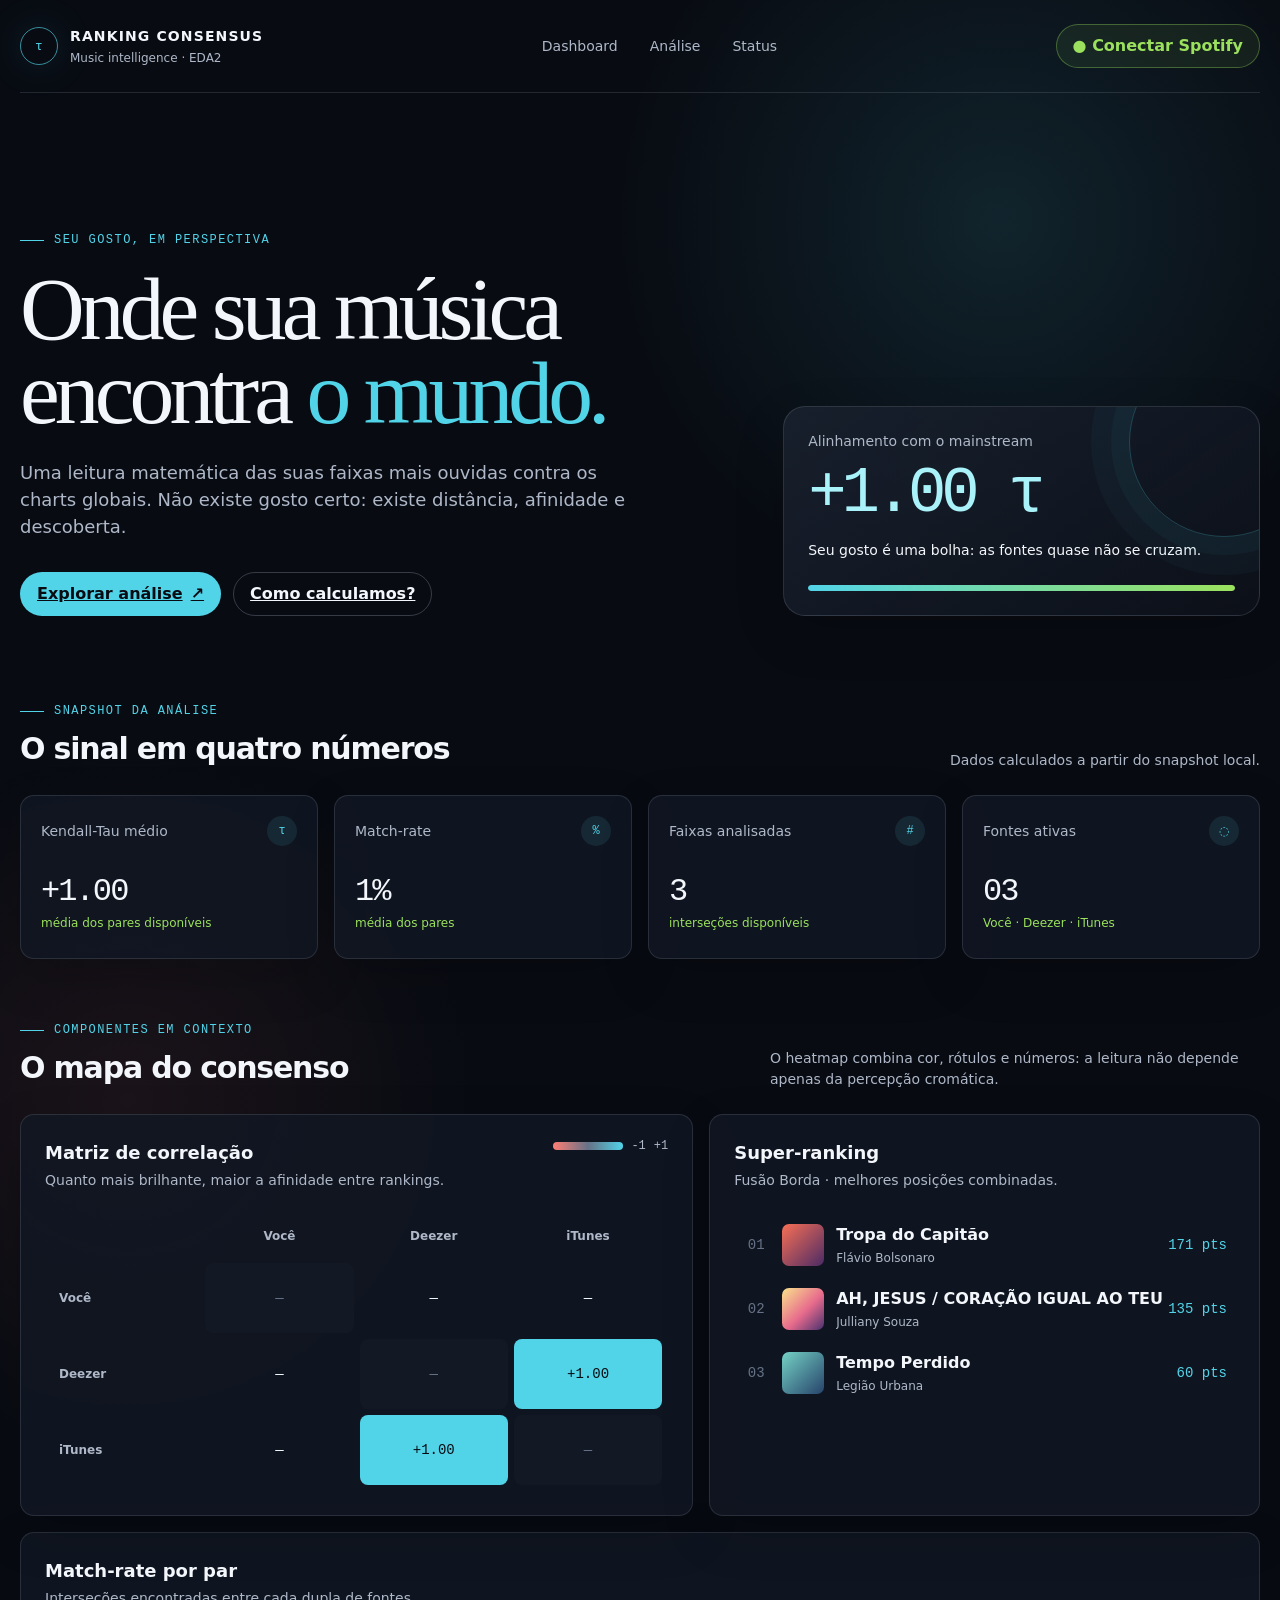
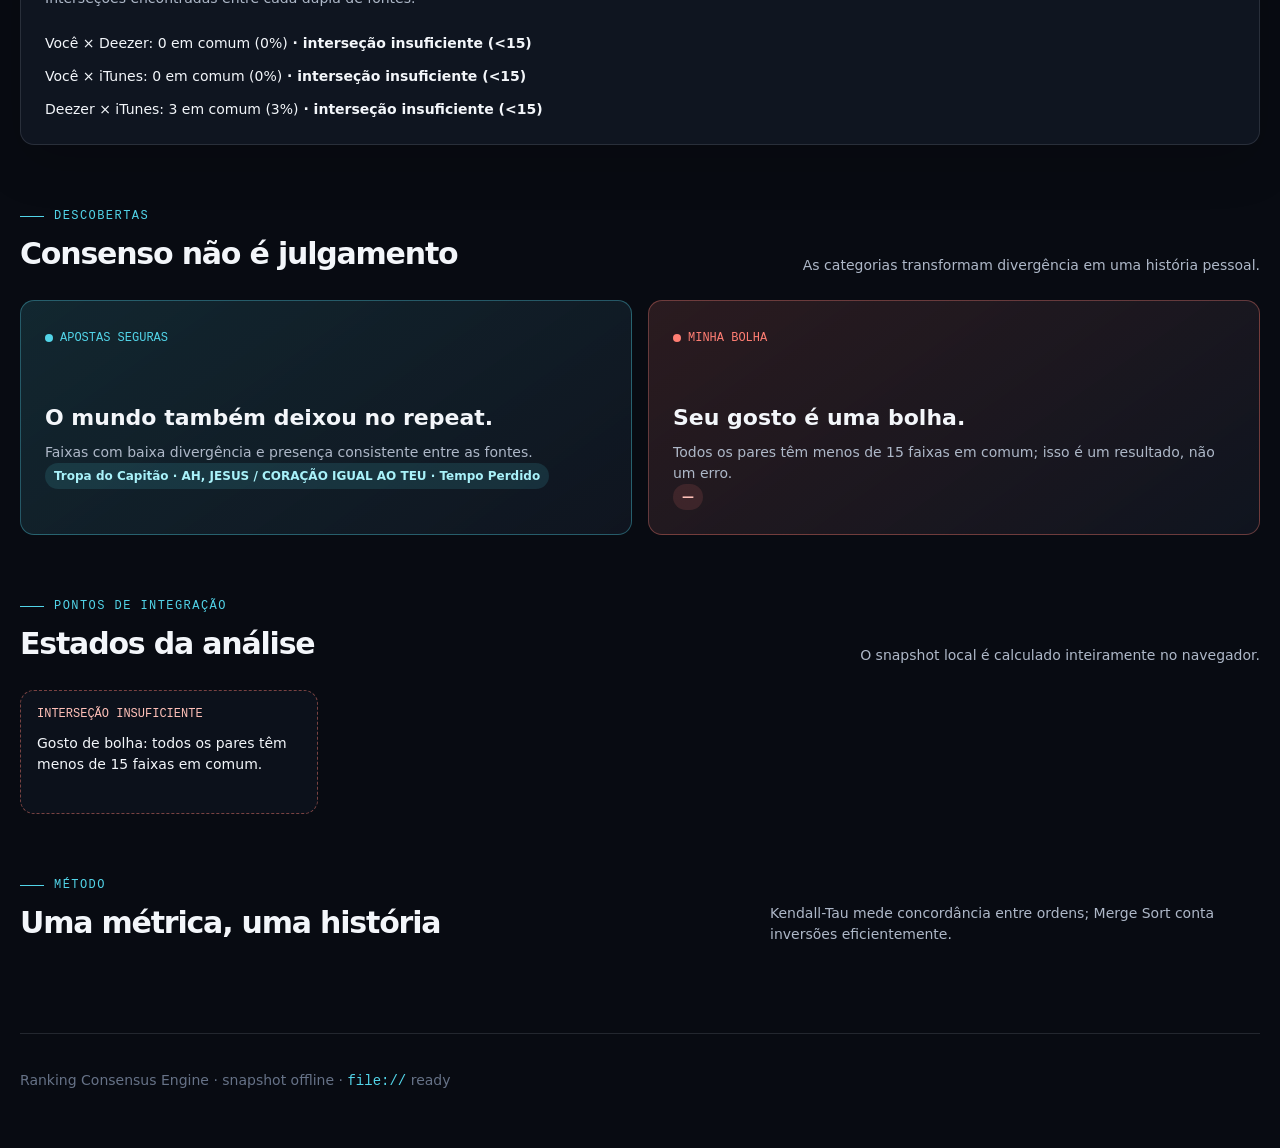
<file: ranking-consensus/index.html>
<!doctype html>
<html lang="pt-BR">
<head>
  <meta charset="UTF-8">
  <meta name="viewport" content="width=device-width, initial-scale=1">
  <meta name="description" content="Ranking Consensus Engine: compare seu gosto musical com o mundo.">
  <title>Ranking Consensus · Meu gosto vs o mundo</title>
  <link rel="stylesheet" href="css/style.css">
</head>
<body>
  <div class="shell">
    <header class="topbar" aria-label="Navegação principal">
      <a class="brand" href="#dashboard" aria-label="Ranking Consensus, início"><span class="brand-mark" aria-hidden="true">τ</span><span><strong>Ranking Consensus</strong><small>Music intelligence · EDA2</small></span></a>
      <nav class="nav" aria-label="Seções do dashboard"><a href="#dashboard">Dashboard</a><a href="#analysis">Análise</a><a href="#states">Status</a></nav>
      <button class="btn btn--spotify" type="button" aria-describedby="spotify-status">● Conectar Spotify</button>
    </header>

    <main id="dashboard">
      <p id="spotify-status" class="sr-only">Integração futura. Esta demonstração usa dados em cache local.</p>

      <section class="hero" aria-labelledby="hero-title">
        <div>
          <div class="eyebrow">Seu gosto, em perspectiva</div>
          <h1 id="hero-title">Onde sua música encontra <em>o mundo.</em></h1>
          <p class="hero-copy">Uma leitura matemática das suas faixas mais ouvidas contra os charts globais. Não existe gosto certo: existe distância, afinidade e descoberta.</p>
          <div class="hero-actions"><a class="btn btn--primary" href="#analysis">Explorar análise <span aria-hidden="true">↗</span></a><a class="btn btn--ghost" href="#method">Como calculamos?</a></div>
        </div>
        <aside class="signal" aria-label="Resumo do alinhamento pessoal">
          <div class="signal__label">Alinhamento com o mainstream</div>
          <div class="signal__value" data-hook="signal-value">— <span>τ</span></div>
          <p class="signal__note" data-hook="signal-note">Calculando o snapshot…</p>
          <div class="progress" role="progressbar" aria-label="Alinhamento com o mainstream" aria-valuemin="0" aria-valuemax="1" aria-valuenow="0"><span data-hook="signal-progress"></span></div>
        </aside>
      </section>

      <section class="section" aria-labelledby="metrics-title">
        <div class="section-heading"><div><div class="eyebrow">Snapshot da análise</div><h2 id="metrics-title">O sinal em quatro números</h2></div><p data-hook="snapshot-note">Dados calculados a partir do snapshot local.</p></div>
        <div class="grid grid--metrics">
          <article class="card metric"><div class="metric__top"><span>Kendall-Tau médio</span><span class="metric__icon">τ</span></div><div class="metric__value" data-hook="metric-tau">—</div><div class="metric__delta" data-hook="metric-tau-note">aguardando dados</div></article>
          <article class="card metric"><div class="metric__top"><span>Match-rate</span><span class="metric__icon">%</span></div><div class="metric__value" data-hook="metric-match">—</div><div class="metric__delta" data-hook="metric-match-note">por pares de fontes</div></article>
          <article class="card metric"><div class="metric__top"><span>Faixas analisadas</span><span class="metric__icon">#</span></div><div class="metric__value" data-hook="metric-tracks">—</div><div class="metric__delta">interseções disponíveis</div></article>
          <article class="card metric"><div class="metric__top"><span>Fontes ativas</span><span class="metric__icon">◌</span></div><div class="metric__value" data-hook="metric-sources">—</div><div class="metric__delta" data-hook="metric-sources-note">snapshot local</div></article>
        </div>
      </section>

      <section class="section" id="analysis" aria-labelledby="analysis-title">
        <div class="section-heading"><div><div class="eyebrow">Componentes em contexto</div><h2 id="analysis-title">O mapa do consenso</h2></div><p>O heatmap combina cor, rótulos e números: a leitura não depende apenas da percepção cromática.</p></div>
        <div class="grid grid--analysis">
           <article class="card panel"><div class="panel__header"><div><h3>Matriz de correlação</h3><p>Quanto mais brilhante, maior a afinidade entre rankings.</p></div><div class="legend"><i aria-hidden="true"></i><span>-1</span><span>+1</span></div></div><div class="heatmap-wrap"><table class="heatmap" aria-label="Matriz de correlação Kendall-Tau entre rankings"><caption class="sr-only">Matriz de correlação Kendall-Tau entre rankings</caption><thead data-hook="heatmap-head"></thead><tbody data-hook="heatmap-body"></tbody></table></div></article>
          <article class="card panel"><div class="panel__header"><div><h3>Super-ranking</h3><p>Fusão Borda · melhores posições combinadas.</p></div></div><div class="ranking" data-hook="ranking" aria-label="Super-ranking"></div></article>
        </div>
        <div class="card panel" style="margin-top:16px"><div class="panel__header"><div><h3>Match-rate por par</h3><p>Interseções encontradas entre cada dupla de fontes.</p></div></div><div data-hook="match-rates"></div></div>
      </section>

      <section class="section" aria-labelledby="highlights-title">
        <div class="section-heading"><div><div class="eyebrow">Descobertas</div><h2 id="highlights-title">Consenso não é julgamento</h2></div><p>As categorias transformam divergência em uma história pessoal.</p></div>
        <div class="split"><article class="highlight highlight--safe"><div class="pill-label">Apostas seguras</div><h3 data-hook="safe-title">Calculando…</h3><p data-hook="safe-copy">Faixas com baixa divergência e presença consistente entre as fontes.</p><div><span class="badge badge--safe" data-hook="safe-list">—</span></div></article><article class="highlight highlight--bubble"><div class="pill-label">Minha bolha</div><h3 data-hook="bubble-title">Calculando…</h3><p data-hook="bubble-copy">Faixas que vivem mais alto no seu ranking do que nos charts globais.</p><div><span class="badge badge--bubble" data-hook="bubble-list">—</span></div></article></div>
      </section>

      <section class="section" id="states" aria-labelledby="states-title">
        <div class="section-heading"><div><div class="eyebrow">Pontos de integração</div><h2 id="states-title">Estados da análise</h2></div><p>O snapshot local é calculado inteiramente no navegador.</p></div>
        <div class="states"><article class="state" data-state="loading"><div class="state__label">Loading</div><div class="skeleton"></div><p class="state__message">Calculando o snapshot…</p></article><article class="state state--error" data-state="error"><div class="state__label">Erro</div><p class="state__message">Não foi possível ler a fonte.</p></article><article class="state state--empty" data-state="empty"><div class="state__label">Vazio</div><p class="state__message">Ainda não há faixas para comparar.</p></article><article class="state state--insufficient" data-state="insufficient"><div class="state__label">Interseção insuficiente</div><p class="state__message" data-hook="insufficient-message">Menos de 15 faixas em comum; sinal sinalizado.</p></article></div>
      </section>

      <section class="section" id="method" aria-labelledby="method-title">
        <div class="section-heading"><div><div class="eyebrow">Método</div><h2 id="method-title">Uma métrica, uma história</h2></div><p>Kendall-Tau mede concordância entre ordens; Merge Sort conta inversões eficientemente.</p></div>
      </section>
    </main>
    <footer class="footer">Ranking Consensus Engine · snapshot offline · <code>file://</code> ready</footer>
  </div>

  <script src="data/snapshot.js"></script>
  <script src="js/mergesort.js"></script>
  <script src="js/kendall.js"></script>
  <script src="js/utils.js"></script>
  <script src="js/consensus.js"></script>
  <script src="js/sources.js"></script>
  <script src="js/app.js"></script>
</body>
</html>
</file>
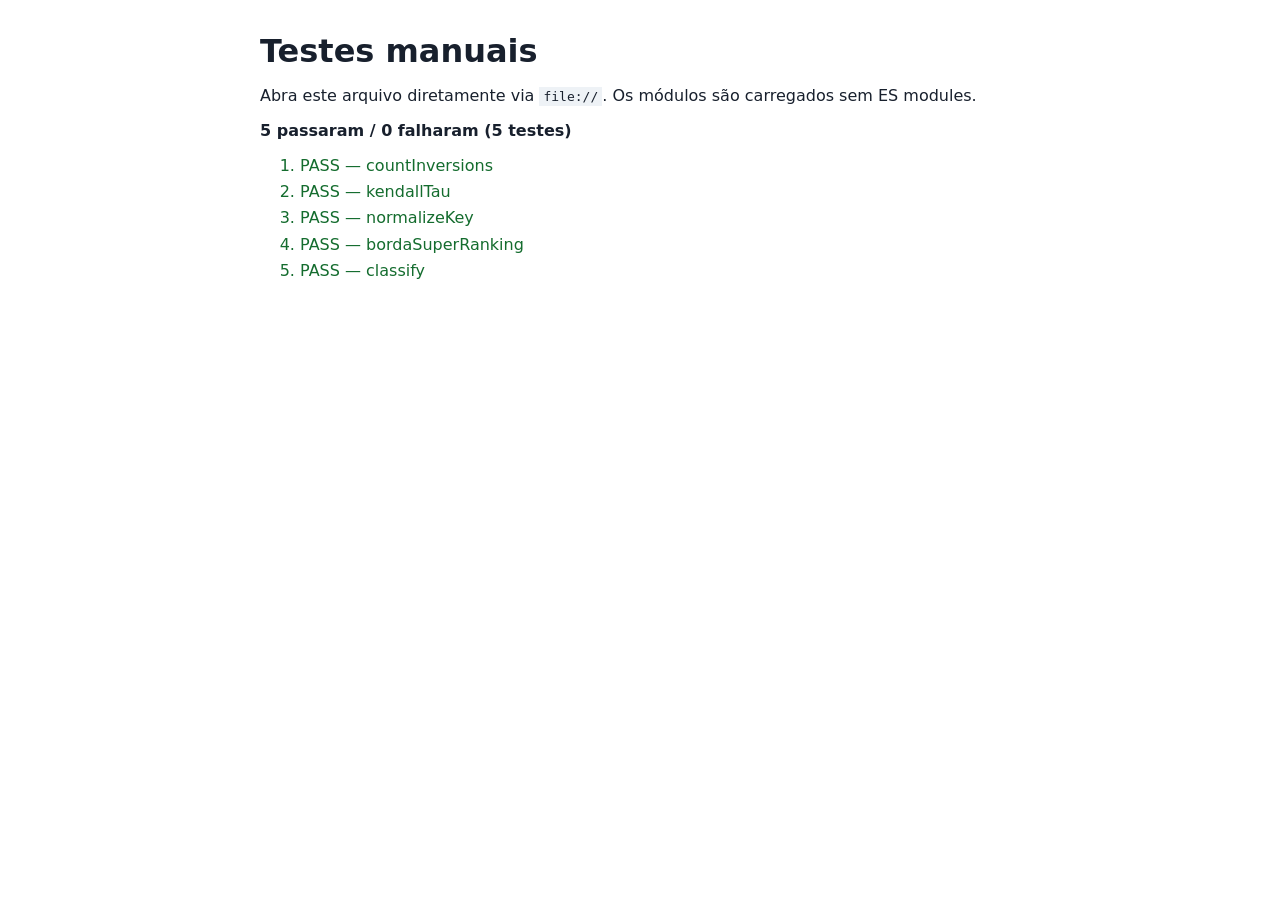
<file: ranking-consensus/tests/test_manual.html>
<!doctype html>
<html lang="pt-BR">
<head>
  <meta charset="UTF-8">
  <meta name="viewport" content="width=device-width, initial-scale=1">
  <title>Testes manuais · Ranking Consensus</title>
  <style>
    :root { color-scheme: light; font-family: system-ui, sans-serif; }
    body { max-width: 760px; margin: 2rem auto; padding: 0 1rem; color: #18202d; }
    h1 { margin-bottom: .25rem; } .summary { font-weight: 700; }
    li { margin: .45rem 0; } .pass { color: #146c2e; } .fail { color: #a21d1d; }
    code { background: #eef2f6; padding: .1rem .25rem; }
  </style>
</head>
<body>
  <h1>Testes manuais</h1>
  <p>Abra este arquivo diretamente via <code>file://</code>. Os módulos são carregados sem ES modules.</p>
  <p id="summary" class="summary" aria-live="polite">Executando…</p>
  <ol id="results"></ol>
    <script src="../data/snapshot.js"></script>
    <script src="../js/mergesort.js"></script>
  <script src="../js/kendall.js"></script>
  <script src="../js/utils.js"></script>
  <script src="../js/consensus.js"></script>
  <script>
    (function () {
      var results = document.getElementById('results');
      var passed = 0; var failed = 0;
      function check(name, fn) {
        var item = document.createElement('li');
        try { fn(); passed += 1; item.className = 'pass'; item.textContent = 'PASS — ' + name; }
        catch (error) { failed += 1; item.className = 'fail'; item.textContent = 'FAIL — ' + name + ': ' + error.message; }
        results.appendChild(item);
      }
      function equal(actual, expected) { if (JSON.stringify(actual) !== JSON.stringify(expected)) throw new Error(JSON.stringify(actual) + ' != ' + JSON.stringify(expected)); }
      check('countInversions', function () { equal(MergeSort.countInversions([3, 1, 2]), 2); });
      check('kendallTau', function () { equal(Kendall.kendallTau(['a', 'b', 'c'], ['c', 'b', 'a']).tau, -1); });
      check('normalizeKey', function () { equal(RankingConsensusUtils.normalizeKey('Coração (Live)', 'Beyoncé, Guest'), 'coracao|beyonce'); });
      check('bordaSuperRanking', function () { var source = function (id, items) { return { id: id, items: items.map(function (key, position) { return { key: key, title: key, position: position }; }) }; }; equal(Consensus.bordaSuperRanking([source('a', ['x', 'y']), source('b', ['y', 'x'])])[0].points, 3); });
      check('classify', function () { equal(Consensus.classify({ fraction: .9 }, [{ fraction: 0 }, { fraction: .2 }, { fraction: .9 }]), 'bubble'); });
      document.getElementById('summary').textContent = passed + ' passaram / ' + failed + ' falharam (' + (passed + failed) + ' testes)';
    }());
  </script>
</body>
</html>
</file>
<file: ranking-consensus/css/style.css>
:root {
  --ink-950: #080b12;
  --ink-900: #0d111a;
  --ink-850: #121824;
  --ink-800: #18202d;
  --ink-700: #273142;
  --ink-500: #667287;
  --ink-300: #aeb8c8;
  --paper: #f3f6fa;
  --white: #fff;
  --cyan-500: #52d4e8;
  --cyan-300: #a9f2fa;
  --coral-500: #ff7e73;
  --coral-300: #ffc0b8;
  --spotify: #9be15d;
  --amber: #f5c76b;
  --danger: #ff8f8f;
  --font-display: Georgia, 'Times New Roman', serif;
  --font-body: Inter, ui-sans-serif, system-ui, -apple-system, BlinkMacSystemFont, 'Segoe UI', sans-serif;
  --font-mono: 'SFMono-Regular', Consolas, 'Liberation Mono', monospace;
  --text-xs: .75rem;
  --text-sm: .875rem;
  --text-base: 1rem;
  --text-lg: 1.125rem;
  --text-xl: 1.375rem;
  --text-2xl: 1.875rem;
  --text-3xl: clamp(2.75rem, 7vw, 6.5rem);
  --space-1: 4px; --space-2: 8px; --space-3: 12px; --space-4: 16px;
  --space-5: 20px; --space-6: 24px; --space-8: 32px; --space-10: 40px;
  --space-12: 48px; --space-16: 64px;
  --radius-sm: 8px; --radius-md: 14px; --radius-lg: 22px; --radius-pill: 999px;
  --line: rgba(174, 184, 200, .16);
  --shadow-card: 0 18px 50px rgba(0, 0, 0, .16);
  --shadow-glow: 0 0 40px rgba(82, 212, 232, .13);
  --focus-ring: 0 0 0 3px rgba(82, 212, 232, .45);
}

*, *::before, *::after { box-sizing: border-box; }
html { background: var(--ink-950); scroll-behavior: smooth; }
body {
  min-width: 320px; margin: 0; color: var(--paper);
  background: radial-gradient(circle at 78% 8%, rgba(82,212,232,.12), transparent 24rem),
    radial-gradient(circle at 10% 40%, rgba(255,126,115,.08), transparent 22rem), var(--ink-950);
  font-family: var(--font-body); line-height: 1.5; -webkit-font-smoothing: antialiased;
}
button, input { font: inherit; }
button, a { -webkit-tap-highlight-color: transparent; }
a { color: inherit; }
:focus-visible { outline: none; box-shadow: var(--focus-ring); }
h1, h2, h3, p { margin: 0; }
h1, h2, h3 { text-wrap: balance; }
.sr-only { position: absolute; width: 1px; height: 1px; padding: 0; overflow: hidden; clip: rect(0,0,0,0); white-space: nowrap; border: 0; }
.shell { width: min(1440px, calc(100% - 40px)); margin: 0 auto; }

.topbar { display: flex; align-items: center; justify-content: space-between; gap: var(--space-6); padding: var(--space-6) 0; border-bottom: 1px solid var(--line); }
.brand { display: flex; align-items: center; gap: var(--space-3); color: var(--paper); text-decoration: none; }
.brand-mark { display: grid; place-items: center; width: 38px; height: 38px; border: 1px solid rgba(82,212,232,.65); border-radius: 50%; color: var(--cyan-500); font: 13px var(--font-mono); box-shadow: var(--shadow-glow); }
.brand strong { display: block; font-size: var(--text-sm); letter-spacing: .08em; text-transform: uppercase; }
.brand small { display: block; margin-top: 2px; color: var(--ink-300); font-size: var(--text-xs); }
.nav { display: flex; align-items: center; gap: var(--space-2); }
.nav a { min-height: 44px; display: inline-flex; align-items: center; padding: 10px 12px; border-radius: var(--radius-sm); color: var(--ink-300); font-size: var(--text-sm); text-decoration: none; }
.nav a:hover { color: var(--paper); background: var(--ink-850); }
.btn { min-height: 44px; display: inline-flex; align-items: center; justify-content: center; gap: var(--space-2); padding: 0 var(--space-4); border: 1px solid transparent; border-radius: var(--radius-pill); color: var(--ink-950); cursor: pointer; font-weight: 700; transition: transform 160ms ease, background 160ms ease, border-color 160ms ease; }
.btn:hover { transform: translateY(-1px); }
.btn--primary { background: var(--cyan-500); }
.btn--primary:hover { background: var(--cyan-300); }
.btn--ghost { border-color: rgba(174,184,200,.28); color: var(--paper); background: transparent; }
.btn--ghost:hover { border-color: var(--cyan-500); background: rgba(82,212,232,.08); }
.btn--spotify { border-color: rgba(155,225,93,.34); color: var(--spotify); background: rgba(155,225,93,.08); }
.btn--spotify:hover { background: rgba(155,225,93,.16); }
.eyebrow { display: flex; align-items: center; gap: 10px; color: var(--cyan-500); font: var(--text-xs) var(--font-mono); letter-spacing: .12em; text-transform: uppercase; }
.eyebrow::before { content: ''; width: 24px; height: 1px; background: currentColor; }

.hero { display: grid; grid-template-columns: minmax(0, 1.2fr) minmax(300px, .8fr); gap: var(--space-12); align-items: end; padding: clamp(64px, 11vw, 140px) 0 88px; }
h1 { max-width: 850px; margin-top: var(--space-5); font: 400 var(--text-3xl)/.94 var(--font-display); letter-spacing: -.055em; }
h1 em { color: var(--cyan-500); font-style: normal; }
.hero-copy { max-width: 610px; margin-top: var(--space-6); color: var(--ink-300); font-size: var(--text-lg); }
.hero-actions { display: flex; flex-wrap: wrap; gap: var(--space-3); margin-top: var(--space-8); }
.signal { position: relative; overflow: hidden; padding: var(--space-6); border: 1px solid rgba(174,184,200,.18); border-radius: var(--radius-lg); background: linear-gradient(145deg, rgba(24,32,45,.98), rgba(13,17,26,.86)); box-shadow: var(--shadow-card); }
.signal::after { content: ''; position: absolute; width: 190px; height: 190px; right: -60px; top: -60px; border: 1px solid rgba(82,212,232,.25); border-radius: 50%; box-shadow: 0 0 0 18px rgba(82,212,232,.04), 0 0 0 38px rgba(82,212,232,.03); pointer-events: none; }
.signal__label { color: var(--ink-300); font-size: var(--text-sm); }
.signal__value { margin: 10px 0 14px; color: var(--cyan-300); font: 4rem/1 var(--font-mono); letter-spacing: -.08em; }
.signal__value span { color: var(--ink-300); font-size: 1.2rem; letter-spacing: 0; }
.signal__note { color: var(--paper); font-size: var(--text-sm); }
.progress { height: 6px; margin-top: var(--space-6); overflow: hidden; border-radius: var(--radius-pill); background: var(--ink-700); }
.progress span { display: block; width: 68%; height: 100%; border-radius: inherit; background: linear-gradient(90deg, var(--cyan-500), var(--spotify)); }

.section { padding: 0 0 var(--space-16); }
.section-heading { display: flex; align-items: end; justify-content: space-between; gap: var(--space-6); margin-bottom: var(--space-6); }
.section-heading h2 { margin-top: var(--space-2); font-size: var(--text-2xl); letter-spacing: -.04em; }
.section-heading > p { max-width: 490px; color: var(--ink-300); font-size: var(--text-sm); }
.grid { display: grid; gap: var(--space-4); }
.grid--metrics { grid-template-columns: repeat(4, 1fr); }
.grid--analysis { grid-template-columns: minmax(0, 1.1fr) minmax(320px, .9fr); }
.card { border: 1px solid var(--line); border-radius: var(--radius-md); background: rgba(18,24,36,.82); box-shadow: var(--shadow-card); }
.metric { min-height: 164px; padding: var(--space-5); }
.metric__top { display: flex; align-items: center; justify-content: space-between; color: var(--ink-300); font-size: var(--text-sm); }
.metric__icon { display: grid; place-items: center; width: 30px; height: 30px; border-radius: 50%; color: var(--cyan-500); background: rgba(82,212,232,.1); font: 12px var(--font-mono); }
.metric__value { margin-top: 27px; font: 2rem var(--font-mono); letter-spacing: -.06em; }
.metric__delta { margin-top: 4px; color: var(--spotify); font-size: var(--text-xs); }
.panel { padding: var(--space-6); }
.panel__header { display: flex; align-items: start; justify-content: space-between; gap: var(--space-4); margin-bottom: var(--space-6); }
.panel__header h3 { font-size: var(--text-lg); }
.panel__header p { margin-top: 4px; color: var(--ink-300); font-size: var(--text-sm); }

.legend { display: flex; align-items: center; gap: 8px; color: var(--ink-300); font: var(--text-xs) var(--font-mono); }
.legend i { display: block; width: 70px; height: 8px; border-radius: var(--radius-pill); background: linear-gradient(90deg, var(--coral-500), var(--ink-500), var(--cyan-500)); }
.heatmap-wrap { overflow-x: auto; }
.heatmap { width: 100%; min-width: 420px; border-collapse: separate; border-spacing: 6px; font: var(--text-sm) var(--font-mono); }
.heatmap th, .heatmap td { min-width: 76px; height: 70px; padding: var(--space-2); border-radius: var(--radius-sm); text-align: center; }
.heatmap thead th, .heatmap tbody th { height: 28px; min-width: 76px; color: var(--ink-300); font: var(--text-xs) var(--font-body); font-weight: 600; }
.heatmap tbody th { text-align: left; }
.heatmap td[aria-label*="alta"] { color: var(--ink-950); background: var(--cyan-500); }
.heatmap td[aria-label*="média"] { color: var(--paper); background: #455466; }
.heatmap td[aria-label*="baixa"] { color: var(--paper); background: var(--coral-500); }
.heatmap td.diagonal { color: var(--ink-500); background: var(--ink-850); }

.ranking { display: flex; flex-direction: column; gap: 4px; }
.track { display: grid; grid-template-columns: 28px 42px minmax(0,1fr) auto; align-items: center; gap: 12px; min-height: 58px; padding: 8px; border-radius: var(--radius-sm); }
.track:hover { background: rgba(255,255,255,.045); }
.track__position { color: var(--ink-500); font: var(--text-sm) var(--font-mono); text-align: center; }
.cover { width: 42px; height: 42px; border-radius: 7px; background: linear-gradient(135deg, #f86f55, #4b2b65); }
.cover--two { background: linear-gradient(135deg, #fae38c, #e76b8c 55%, #49316f); }
.cover--three { background: linear-gradient(135deg, #74d2c5, #27436b); }
.track__title { overflow: hidden; color: var(--paper); font-weight: 700; text-overflow: ellipsis; white-space: nowrap; }
.track__artist { display: block; margin-top: 2px; overflow: hidden; color: var(--ink-300); font-size: var(--text-xs); text-overflow: ellipsis; white-space: nowrap; }
.track__score { color: var(--cyan-500); font: var(--text-sm) var(--font-mono); }
.badge { display: inline-flex; align-items: center; min-height: 26px; padding: 0 9px; border-radius: var(--radius-pill); font-size: var(--text-xs); font-weight: 700; white-space: nowrap; }
.badge--safe { color: var(--cyan-300); background: rgba(82,212,232,.13); }
.badge--bubble { color: var(--coral-300); background: rgba(255,126,115,.13); }
.badge--neutral { color: var(--ink-300); background: var(--ink-700); }
.split { display: grid; grid-template-columns: 1fr 1fr; gap: var(--space-4); }
.highlight { min-height: 220px; padding: var(--space-6); border-radius: var(--radius-md); }
.highlight--safe { border: 1px solid rgba(82,212,232,.35); background: linear-gradient(145deg, rgba(82,212,232,.14), rgba(18,24,36,.75)); }
.highlight--bubble { border: 1px solid rgba(255,126,115,.35); background: linear-gradient(145deg, rgba(255,126,115,.14), rgba(18,24,36,.75)); }
.highlight h3 { margin-top: 52px; font-size: var(--text-xl); }
.highlight p { margin-top: 8px; color: var(--ink-300); font-size: var(--text-sm); }
.pill-label { display: inline-flex; align-items: center; gap: 7px; color: var(--paper); font: var(--text-xs) var(--font-mono); text-transform: uppercase; }
.pill-label::before { content: ''; width: 8px; height: 8px; border-radius: 50%; background: currentColor; }
.highlight--safe .pill-label { color: var(--cyan-500); }
.highlight--bubble .pill-label { color: var(--coral-500); }

.states { display: grid; grid-template-columns: repeat(4, 1fr); gap: var(--space-4); }
.state { min-height: 124px; padding: var(--space-4); border: 1px dashed var(--ink-700); border-radius: var(--radius-md); background: rgba(18,24,36,.55); }
.state__label { color: var(--ink-300); font: var(--text-xs) var(--font-mono); text-transform: uppercase; }
.state__message { margin-top: 12px; color: var(--paper); font-size: var(--text-sm); }
.state--error { border-color: rgba(255,143,143,.5); }
.state--error .state__label { color: var(--danger); }
.state--empty { border-color: rgba(245,199,107,.45); }
.state--empty .state__label { color: var(--amber); }
.state--insufficient { border-color: rgba(255,126,115,.45); }
.state--insufficient .state__label { color: var(--coral-300); }
.skeleton { width: 80%; height: 12px; margin-top: 16px; border-radius: var(--radius-pill); background: linear-gradient(90deg, var(--ink-700), var(--ink-500), var(--ink-700)); background-size: 200% 100%; animation: pulse 1.8s ease-in-out infinite; }
@keyframes pulse { 50% { background-position: -100% 0; opacity: .6; } }
.footer { padding: 36px 0 56px; border-top: 1px solid var(--line); color: var(--ink-500); font-size: var(--text-sm); }
.footer code { color: var(--cyan-500); font-family: var(--font-mono); }

@media (max-width: 1024px) {
  .hero, .grid--analysis { grid-template-columns: 1fr; }
  .grid--metrics, .states { grid-template-columns: repeat(2, 1fr); }
}
@media (max-width: 640px) {
  .shell { width: min(100% - 28px, 1440px); }
  .topbar { align-items: flex-start; flex-wrap: wrap; }
  .nav { order: 3; width: 100%; overflow-x: auto; }
  .hero { padding: 72px 0 64px; }
  .grid--metrics, .split, .states { grid-template-columns: 1fr; }
  .section-heading { display: block; }
  .section-heading > p { margin-top: 10px; }
  .panel__header { flex-direction: column; }
  .track { grid-template-columns: 24px 38px minmax(0,1fr); }
  .track__score { display: none; }
}
@media (prefers-reduced-motion: reduce) {
  *, *::before, *::after { scroll-behavior: auto !important; transition-duration: .01ms !important; animation-duration: .01ms !important; animation-iteration-count: 1 !important; }
}
</file>
